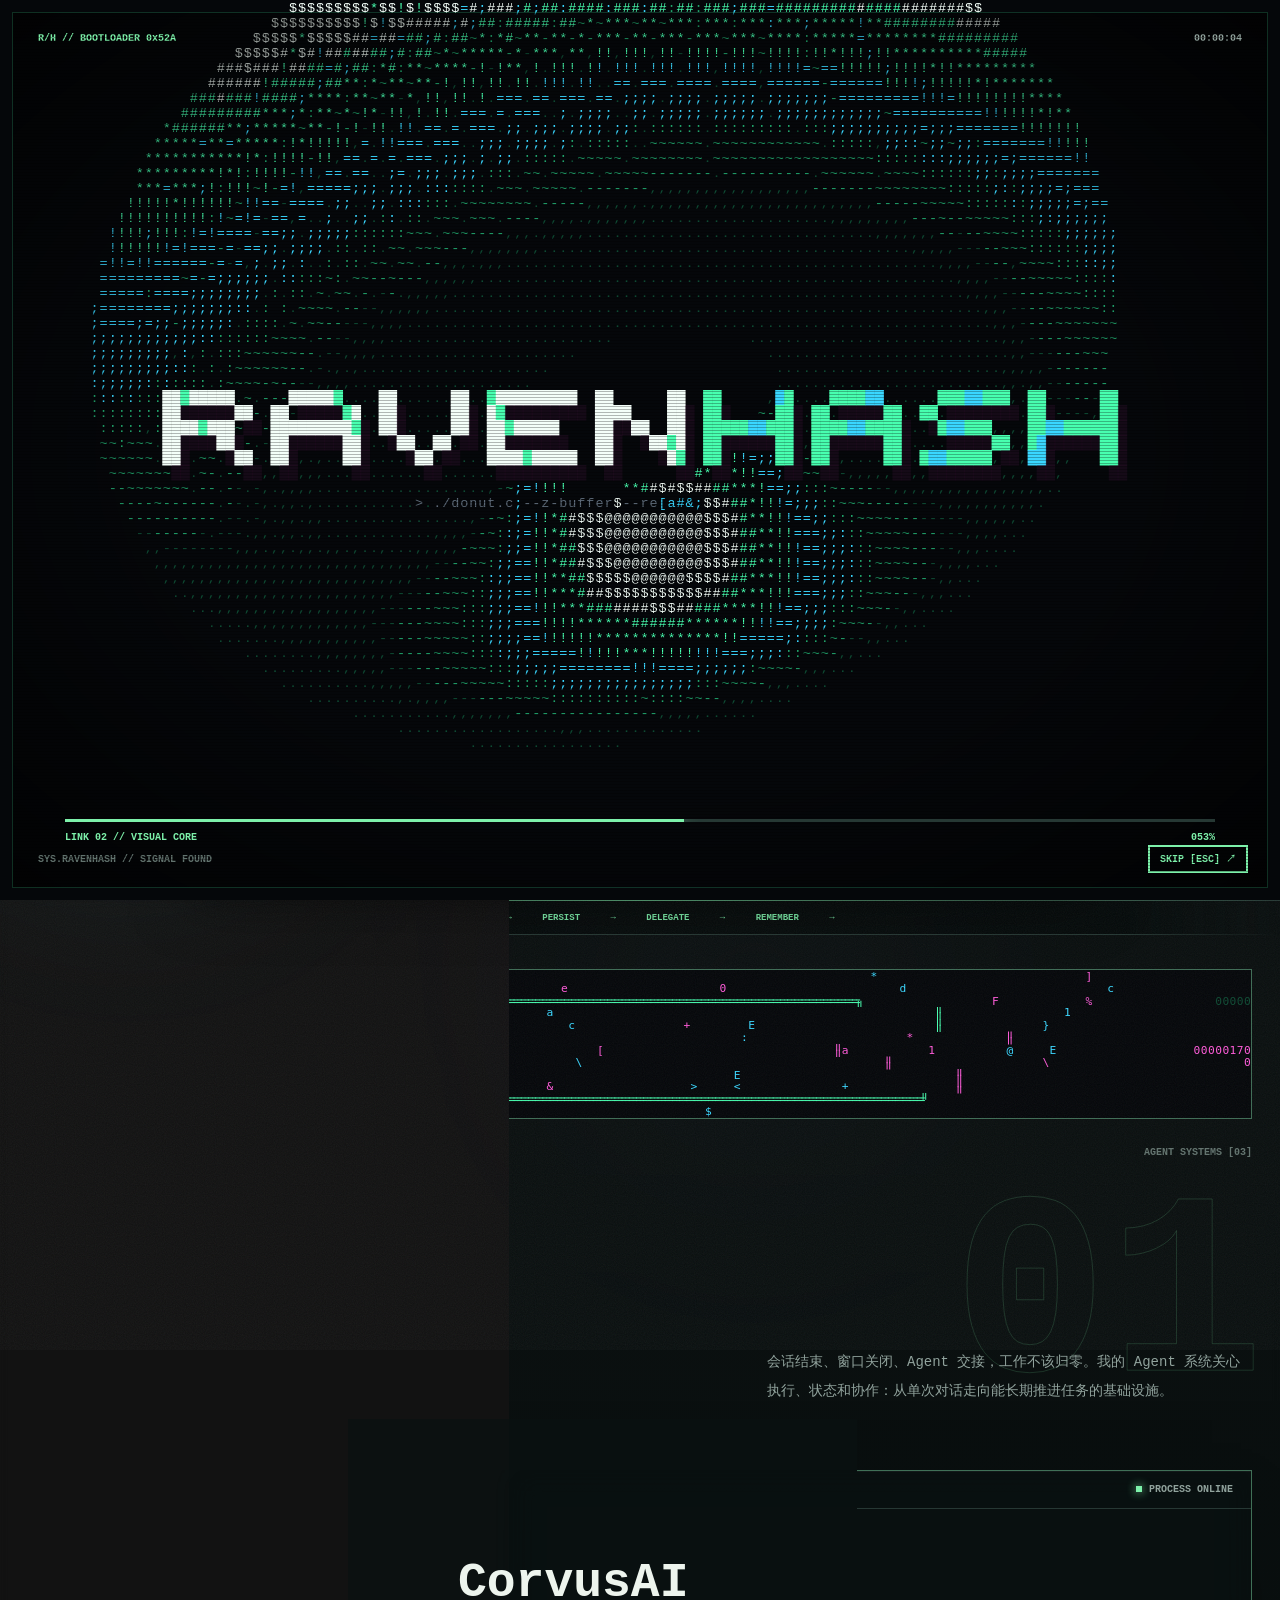
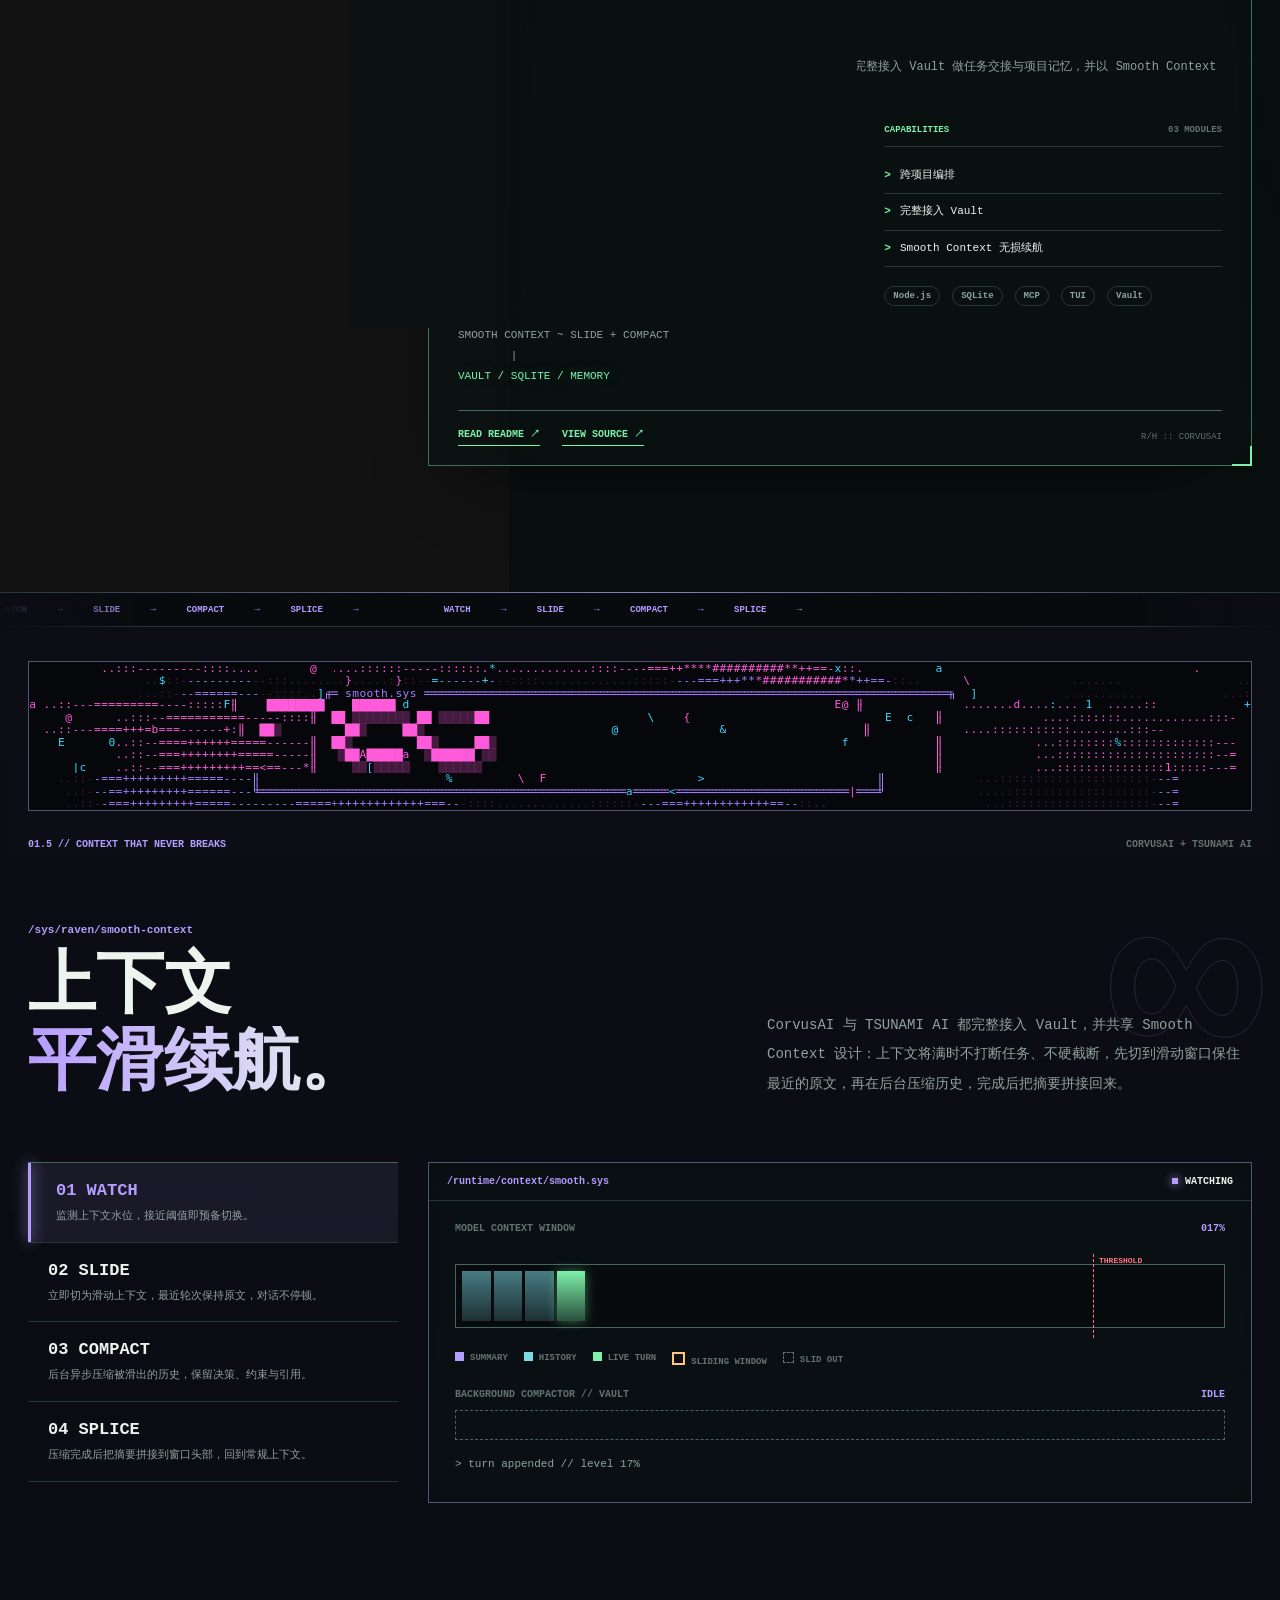
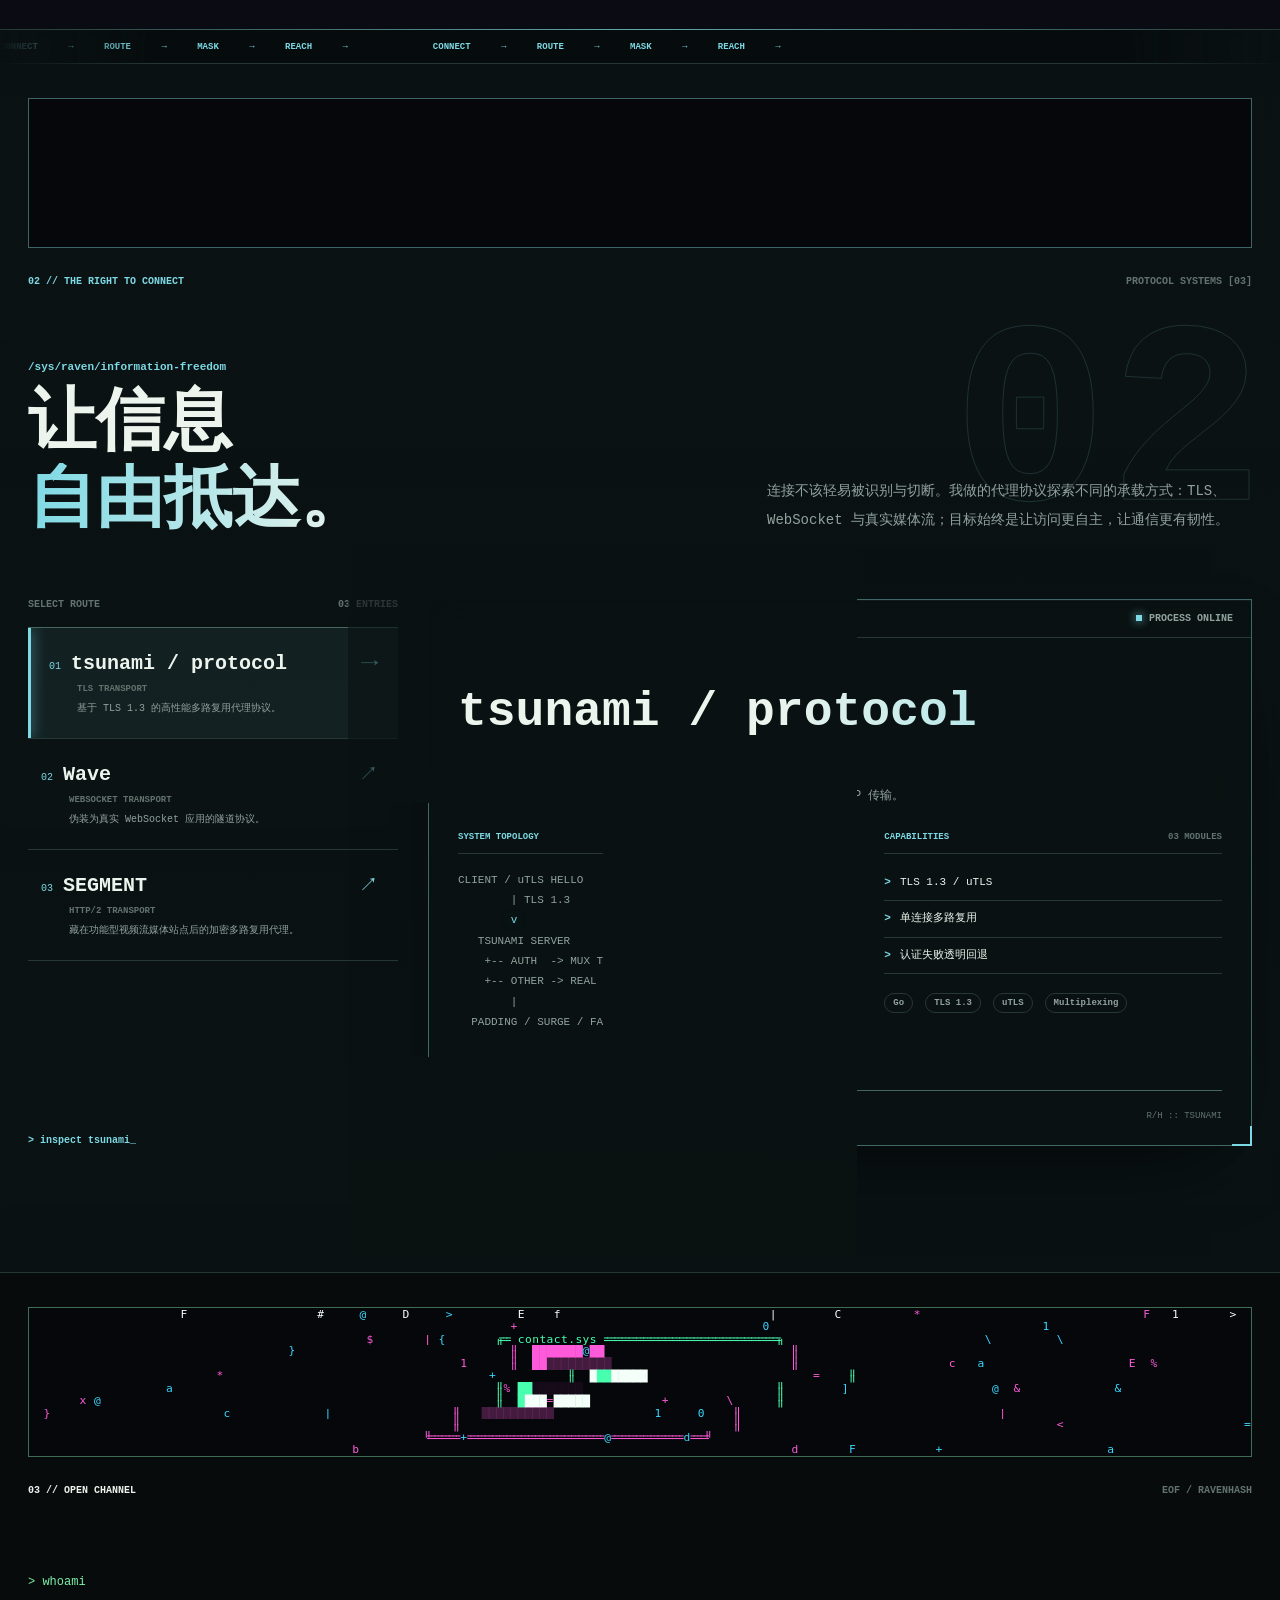
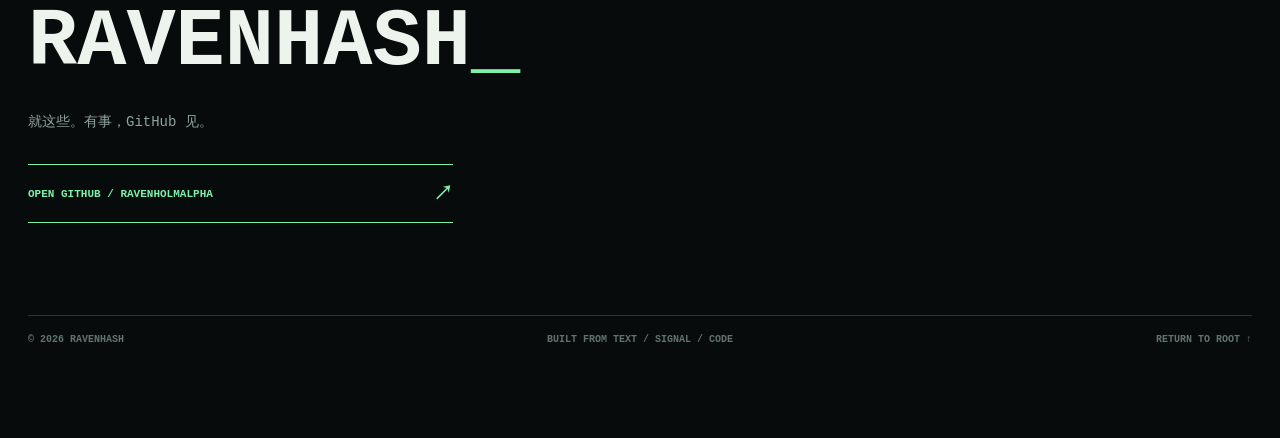
<file: index.html>
<!doctype html>
<html lang="zh-CN">
<head>
  <meta charset="utf-8">
  <meta name="viewport" content="width=device-width, initial-scale=1">
  <meta name="theme-color" content="#070b0c">
  <meta name="description" content="RavenHASH 的个人终端：持续工作的 AI Agent，与通向信息自由的代理协议。">
  <title>RavenHASH // Operator Terminal</title>
  <link rel="icon" href="./favicon.svg" type="image/svg+xml">
  <link rel="stylesheet" href="./styles.css">
  <link rel="stylesheet" href="./design.css?v=10">
  <script src="./tui/core.js" defer></script>
  <script src="./tui/draw.js" defer></script>
  <script src="./tui/bg.js" defer></script>
  <script src="./tui/intro.js" defer></script>
  <script src="./tui/hero.js" defer></script>
  <script src="./tui/sections.js" defer></script>
  <script src="./tui/shapes.js" defer></script>
  <script src="./shell.js" defer></script>
  <script src="./site.js" defer></script>
  <script src="./fx.js" defer></script>
  <script src="./console.js" defer></script>
  <script src="./explode.js?v=10" defer></script>
</head>
<body>
  <canvas id="ambient" class="ambient" aria-hidden="true"></canvas>
  <div class="aurora" aria-hidden="true"><i></i><i></i><i></i></div>
  <div class="spotlight" aria-hidden="true"></div>
  <div class="grain" aria-hidden="true"></div>
  <div class="screen-noise" aria-hidden="true"></div>

  <div class="intro intro--tui" id="intro" role="dialog" aria-modal="true" aria-label="RavenHASH 启动动画" data-stage="0">
    <canvas id="intro-field" aria-hidden="true"></canvas>
    <div class="intro-frame">
      <div class="intro-top"><span>R/H // BOOTLOADER 0x52A</span><span id="intro-time">00:00:00</span></div>
      <div class="intro-main">
        <div class="intro-caption"><span id="intro-stage-count">01 / 05</span><span id="intro-phase">INITIALIZING</span></div>
        <p class="intro-command" id="intro-command">&gt; init ravenhash --mode=operator</p>
        <div class="intro-wordmark" data-text="RAVENHASH">RAVEN<span>HASH</span><i>_</i></div>
        <canvas id="intro-donut" aria-hidden="true"></canvas>
        <div class="intro-dual" aria-hidden="true"><span>AI AGENT<br><small>BUILD / RUN / REMEMBER</small></span><span>INFORMATION<br>FREEDOM<small>ROUTE / MASK / REACH</small></span></div>
        <p class="intro-subline" id="intro-line">Locating operator...</p>
      </div>
      <div class="intro-bottom-zone">
        <div class="intro-logs" id="intro-logs" aria-hidden="true"></div>
        <div class="intro-progress-wrap"><div class="intro-progress" aria-hidden="true"><div id="intro-progress"></div></div><div class="intro-readout"><span id="intro-status">LINK 00 // IDENTITY</span><span id="intro-percent">000%</span></div></div>
      </div>
      <div class="intro-bottom"><span>SYS.RAVENHASH // SIGNAL FOUND</span><button id="skip-intro" type="button" title="跳过开场动画">SKIP [ESC] ↗</button></div>
    </div>
  </div>

  <div class="page" id="page">
    <header class="site-header">
      <a class="header-brand" href="#home" aria-label="RavenHASH 首页"><span class="brand-glyph">[R/H]</span><span>RAVENHASH<span class="cursor">_</span></span></a>
      <nav class="header-nav" aria-label="主导航"><a href="#home">00 / HOME</a><a href="#agent">01 / AGENTS</a><a href="#smooth">01.5 / CONTEXT</a><a href="#protocol">02 / FREEDOM</a></nav>
      <div class="header-right"><span class="system-live"><span class="live-dot"></span>ONLINE</span><span id="clock">--:--:--</span><div class="shape-switch"><button type="button" id="shape-toggle" aria-haspopup="menu" aria-expanded="false" aria-controls="shape-menu" aria-label="切换首页图形" title="切换首页图形">◈</button><ul class="shape-menu" id="shape-menu" role="menu" aria-label="首页图形" hidden></ul></div><button type="button" id="explode-toggle" aria-pressed="false" aria-label="3D 拆解视图" title="3D 拆解视图">⧉</button><button type="button" id="replay-intro" aria-label="重播开场动画" title="重播开场动画">↻</button></div>
      <div class="scroll-progress" aria-hidden="true"><i id="scroll-progress"></i></div>
    </header>

    <main>
      <section class="hero hero--center" id="home" aria-labelledby="hero-title">
        <canvas id="hero-tui" class="hero-tui" aria-hidden="true"></canvas>
        <div class="hero-overline"><span>SYS://OPERATOR/IDENTITY</span><span>ROOT ACCESS / GRANTED</span></div>
        <div class="hero-layout">
          <div class="hero-copy">
            <p class="hero-ident"><span class="status-square"></span> OPERATOR: RAVEN <span>//</span> HANDLE: RAVENHASH</p>
            <h1 id="hero-title" data-alt="WHO R U?"><span>RAVEN</span><span>HASH<b class="cursor">_</b></span></h1>
            <p class="hero-creed">写 Agent，也写协议。</p>
            <p class="hero-bio">其余的，都在下面。</p>
            <div class="hero-links"><a href="#agent"><span>01</span> EXPLORE AGENTS <span>↗</span></a><a href="#protocol"><span>02</span> EXPLORE PROTOCOLS <span>↗</span></a></div>
          </div>
          <div class="hero-visual" aria-label="实时旋转的字符图形">
            <div class="visual-top"><span id="shape-title">donut.c // process alive</span><span>PID 0x52A</span></div>
            <div class="donut-stage"><div class="donut-orbit" aria-hidden="true"></div><div class="donut-orbit o2" aria-hidden="true"></div><div class="donut-axis" aria-hidden="true"><span>+</span><span>+</span><span>+</span><span>+</span></div><canvas id="donut" role="img" aria-label="由终端字符组成的旋转甜甜圈"></canvas><div class="donut-coordinate">X: <span id="angle-a">0.00</span><br>Y: <span id="angle-b">0.00</span></div></div>
            <div class="visual-bottom"><span id="shape-note">ASCII TORUS / Z-BUFFER / REALTIME</span><span>▁▃▅▇▅▃▁</span></div>
          </div>
        </div>
        <div class="hero-foot"><span>TERMINAL-NATIVE BY INSTINCT. SYSTEMS-FIRST BY DESIGN.</span><a href="#agent">SCROLL TO ENTER ↓</a></div>
      </section>

      <section class="chapter chapter-agent" id="agent" data-chapter="agent" aria-labelledby="agent-title">
        <div class="chapter-ribbon" aria-hidden="true"><span>RUN → PERSIST → DELEGATE → REMEMBER →</span><span>RUN → PERSIST → DELEGATE → REMEMBER →</span></div>
        <div class="chapter-inner">
          <canvas class="tui-banner" data-scene="agent" data-label="AGENTS" data-sub="> mount agent://corvusai  agent://tsunami-ai  agent://vault" aria-hidden="true"></canvas><div class="section-index"><span>01 // INTELLIGENCE THAT STAYS</span><span>AGENT SYSTEMS [03]</span></div>
          <div class="chapter-heading" data-num="01"><div><p class="section-kicker">/sys/raven/agent-systems</p><h2 id="agent-title">让智能体<br><em>继续工作。</em></h2></div><p>会话结束、窗口关闭、Agent 交接，工作不该归零。我的 Agent 系统关心执行、状态和协作：从单次对话走向能长期推进任务的基础设施。</p></div>
          <div class="chapter-workspace"><div class="project-nav"><div class="project-nav-head"><span>SELECT PROCESS</span><span>03 ENTRIES</span></div><div class="project-tabs" id="agent-tabs" role="tablist" aria-label="AI Agent 项目"></div><div class="project-nav-foot">&gt; inspect corvusai<span class="cursor">_</span></div></div><div class="project-console" id="agent-console" role="tabpanel" aria-live="polite"></div></div>
        </div>
      </section>

      <section class="chapter chapter-smooth" id="smooth" data-chapter="smooth" aria-labelledby="smooth-title">
        <div class="chapter-ribbon" aria-hidden="true"><span>WATCH → SLIDE → COMPACT → SPLICE →</span><span>WATCH → SLIDE → COMPACT → SPLICE →</span></div>
        <div class="chapter-inner">
          <canvas class="tui-banner" data-scene="smooth" data-label="CONTEXT" data-sub="> watch -> slide -> compact -> splice" aria-hidden="true"></canvas><div class="section-index"><span>01.5 // CONTEXT THAT NEVER BREAKS</span><span>CORVUSAI + TSUNAMI AI</span></div>
          <div class="chapter-heading" data-num="∞"><div><p class="section-kicker">/sys/raven/smooth-context</p><h2 id="smooth-title">上下文<br><em>平滑续航。</em></h2></div><p>CorvusAI 与 TSUNAMI AI 都完整接入 Vault，并共享 Smooth Context 设计：上下文将满时不打断任务、不硬截断，先切到滑动窗口保住最近的原文，再在后台压缩历史，完成后把摘要拼接回来。</p></div>
          <div class="smooth-lab">
            <ol class="smooth-steps" id="smooth-steps">
              <li data-step="0"><b>01 WATCH</b><span>监测上下文水位，接近阈值即预备切换。</span></li>
              <li data-step="1"><b>02 SLIDE</b><span>立即切为滑动上下文，最近轮次保持原文，对话不停顿。</span></li>
              <li data-step="2"><b>03 COMPACT</b><span>后台异步压缩被滑出的历史，保留决策、约束与引用。</span></li>
              <li data-step="3"><b>04 SPLICE</b><span>压缩完成后把摘要拼接到窗口头部，回到常规上下文。</span></li>
            </ol>
            <div class="smooth-panel" role="img" aria-label="Smooth Context 过程演示：水位上升、滑动窗口、后台压缩、摘要拼接">
              <div class="console-bar"><span>/runtime/context/smooth.sys</span><span><i></i><b id="smooth-mode">WATCHING</b></span></div>
              <div class="smooth-body">
                <div class="smooth-meter-head"><span>MODEL CONTEXT WINDOW</span><span id="smooth-level">000%</span></div>
                <div class="smooth-window" id="smooth-window"><div class="smooth-frame"><span>SLIDING WINDOW</span></div><div class="smooth-threshold"><span>THRESHOLD</span></div></div>
                <div class="smooth-legend"><span class="k-sum">SUMMARY</span><span class="k-hist">HISTORY</span><span class="k-live">LIVE TURN</span><span class="k-win">SLIDING WINDOW</span><span class="k-out">SLID OUT</span></div>
                <div class="smooth-meter-head"><span>BACKGROUND COMPACTOR // VAULT</span><span id="smooth-job">IDLE</span></div>
                <div class="smooth-lane" id="smooth-lane"></div>
                <p class="smooth-log" id="smooth-log">&gt; context.watch()</p>
              </div>
            </div>
          </div>
        </div>
      </section>

      <section class="chapter chapter-protocol" id="protocol" data-chapter="protocol" aria-labelledby="protocol-title">
        <div class="chapter-ribbon" aria-hidden="true"><span>CONNECT → ROUTE → MASK → REACH →</span><span>CONNECT → ROUTE → MASK → REACH →</span></div>
        <div class="chapter-inner">
          <canvas class="tui-banner" data-scene="protocol" data-label="FREEDOM" data-sub="> route tsunami://  wave://  segment://" aria-hidden="true"></canvas><div class="section-index"><span>02 // THE RIGHT TO CONNECT</span><span>PROTOCOL SYSTEMS [03]</span></div>
          <div class="chapter-heading" data-num="02"><div><p class="section-kicker">/sys/raven/information-freedom</p><h2 id="protocol-title">让信息<br><em>自由抵达。</em></h2></div><p>连接不该轻易被识别与切断。我做的代理协议探索不同的承载方式：TLS、WebSocket 与真实媒体流；目标始终是让访问更自主，让通信更有韧性。</p></div>
          <div class="chapter-workspace"><div class="project-nav"><div class="project-nav-head"><span>SELECT ROUTE</span><span>03 ENTRIES</span></div><div class="project-tabs" id="protocol-tabs" role="tablist" aria-label="代理协议项目"></div><div class="project-nav-foot">&gt; inspect tsunami<span class="cursor">_</span></div></div><div class="project-console" id="protocol-console" role="tabpanel" aria-live="polite"></div></div>
        </div>
      </section>

      <section class="closing" id="contact" aria-labelledby="closing-title"><div class="closing-inner"><canvas class="tui-banner" data-scene="contact" data-label="EOF" data-sub="> process exited with code 0" aria-hidden="true"></canvas><div class="section-index"><span>03 // OPEN CHANNEL</span><span>EOF / RAVENHASH</span></div><div class="closing-body"><p class="closing-prompt">&gt; whoami</p><h2 id="closing-title">RAVENHASH<span class="cursor">_</span></h2><p>就这些。有事，GitHub 见。</p><a href="https://github.com/RavenholmAlpha" target="_blank" rel="noopener noreferrer" class="github-link"><span>OPEN GITHUB / RAVENHOLMALPHA</span><span>↗</span></a></div><footer><span>© <span id="year">2026</span> RAVENHASH</span><span>BUILT FROM TEXT / SIGNAL / CODE</span><a href="#home">RETURN TO ROOT ↑</a></footer></div></section>
    </main>
  </div>

  <aside class="shell-dock" aria-label="交互式 Shell"><div class="shell-output" id="shell-output" hidden><div class="shell-output-head"><span>RAVENHASH://SHELL</span><button type="button" id="close-output" aria-label="收起输出" title="收起 Shell 输出">×</button></div><div class="shell-lines" id="shell-lines" role="log" aria-live="polite"></div></div><form class="shell-form" id="shell-form" autocomplete="off"><button type="button" class="shell-toggle" id="toggle-shell" title="展开 Shell 输出" aria-label="展开 Shell 输出" aria-expanded="false">▣</button><label for="shell-input" class="shell-prompt">guest@raven<span>:</span>~$</label><input id="shell-input" name="command" type="text" placeholder="help / ls / inspect wave" spellcheck="false" aria-label="输入 Shell 命令"><button class="shell-submit" type="submit" title="执行命令" aria-label="执行命令">↵</button></form></aside>
</body>
</html>
</file>
<file: styles.css>
:root {
  color-scheme: dark;
  --bg: #070b0c;
  --ink: #edf4ed;
  --muted: #91a39d;
  --dim: #62736e;
  --line: #263834;
  --line-strong: #45665a;
  --accent: #7df1aa;
  --cyan: #7dd9e4;
  --amber: #ffc77c;
  --red: #ff7680;
  --font: "Cascadia Code", "JetBrains Mono", "SFMono-Regular", Consolas, "Microsoft YaHei", monospace;
  font-family: var(--font);
}
:root[data-theme="amber"] { --accent: #ffc77c; --line-strong: #806546; }
:root[data-theme="ice"] { --accent: #8de5ed; --line-strong: #4c7e81; }
* { box-sizing: border-box; }
html { scroll-behavior: smooth; }
body { min-width: 320px; margin: 0; overflow-x: hidden; background: var(--bg); color: var(--ink); }
button, input { font: inherit; }
button { cursor: pointer; }
a { color: inherit; text-decoration: none; }
a:focus-visible, button:focus-visible, input:focus-visible { outline: 2px solid var(--accent); outline-offset: 4px; }
::selection { color: var(--bg); background: var(--accent); }
[hidden] { display: none !important; }
.ambient { position: fixed; inset: 0; z-index: 0; width: 100%; height: 100%; pointer-events: none; opacity: .66; }
.screen-noise { position: fixed; inset: 0; z-index: 70; pointer-events: none; opacity: .13; background: repeating-linear-gradient(0deg, transparent 0 2px, #000 2px 3px); }
.page { position: relative; z-index: 1; }
.cursor { color: var(--accent); font-weight: 400; animation: cursor 1s steps(1) infinite; }
.live-dot, .status-square { display: inline-block; width: 7px; height: 7px; background: var(--accent); box-shadow: 0 0 15px var(--accent); animation: live 2s ease-in-out infinite; }

.site-header { position: sticky; top: 0; z-index: 30; height: 62px; padding: 0 max(28px, calc((100vw - 1490px)/2)); display: grid; grid-template-columns: 1fr auto 1fr; align-items: center; border-bottom: 1px solid var(--line); background: rgba(7, 11, 12, .94); backdrop-filter: blur(18px); font-size: 11px; font-weight: 800; }
.header-brand { display: inline-flex; width: max-content; align-items: center; gap: 13px; white-space: nowrap; }
.brand-glyph { color: var(--accent); font-size: 15px; }
.header-nav { display: flex; align-items: center; gap: 33px; color: var(--muted); }
.header-nav a:hover, .header-nav a:focus-visible { color: var(--accent); }
.header-right { justify-self: end; display: flex; align-items: center; gap: 20px; color: var(--muted); white-space: nowrap; }
.system-live { display: inline-flex; align-items: center; gap: 9px; color: var(--accent); }
#clock { color: var(--ink); font-variant-numeric: tabular-nums; }
#replay-intro { display: grid; place-items: center; width: 30px; height: 30px; border: 1px solid var(--line); background: transparent; color: var(--muted); font-size: 20px; line-height: 1; }
#replay-intro:hover { color: var(--accent); border-color: var(--accent); }

.hero { position: relative; isolation: isolate; display: flex; flex-direction: column; min-height: min(820px, calc(100svh - 98px)); padding: 24px max(28px, calc((100vw - 1490px)/2)) 0; overflow: hidden; background: radial-gradient(ellipse at 80% 44%, rgba(29, 73, 57, .18), transparent 55%); scroll-margin-top: 62px; }
.hero::before { content: ""; position: absolute; inset: 0; z-index: -1; pointer-events: none; background: repeating-linear-gradient(90deg, transparent 0 95px, rgba(125, 241, 170, .035) 95px 96px); }
.hero::after { content: "01001010 10010101 01010110 11001010 01110001 01011100"; position: absolute; right: 1%; top: 12%; color: rgba(125, 241, 170, .06); writing-mode: vertical-rl; font-size: 10px; letter-spacing: .6em; pointer-events: none; }
.hero-overline, .hero-foot, .section-index { display: flex; align-items: center; justify-content: space-between; gap: 20px; font-size: 10px; font-weight: 800; }
.hero-overline { color: var(--accent); }
.hero-overline span:last-child, .section-index span:last-child { color: var(--dim); }
.hero-layout { width: 100%; max-width: 1490px; flex: 1; display: grid; grid-template-columns: minmax(0, 1.02fr) minmax(0, .98fr); align-items: center; gap: 2%; margin: 0 auto; padding: 20px 0; }
.hero-copy { position: relative; z-index: 2; padding: 20px 0; }
.hero-ident { display: flex; align-items: center; gap: 9px; margin: 0 0 20px; color: var(--accent); font-size: 11px; font-weight: 800; white-space: nowrap; }
.hero-ident span:not(.status-square) { color: var(--dim); }
.hero h1 { display: flex; flex-direction: column; width: max-content; max-width: 100%; margin: 0; font-size: 112px; line-height: .88; font-weight: 900; letter-spacing: 0; white-space: nowrap; }
.hero h1 > span:last-child { color: var(--accent); text-shadow: 0 0 34px rgba(125, 241, 170, .17); }
.hero-creed { margin: 30px 0 0; font-size: 21px; line-height: 1.7; font-weight: 750; }
.hero-bio { max-width: 620px; margin: 24px 0 0; color: var(--muted); font-size: 13px; line-height: 1.9; }
.hero-links { display: flex; flex-wrap: wrap; gap: 10px; margin-top: 32px; }
.hero-links a { display: flex; justify-content: space-between; align-items: center; gap: 18px; min-width: 215px; padding: 13px 14px; border: 1px solid var(--line-strong); color: var(--ink); background: rgba(12, 21, 18, .85); font-size: 11px; font-weight: 800; transition: border-color .2s, background .2s, transform .2s; }
.hero-links a:first-child { border-color: var(--accent); background: var(--accent); color: #05100b; }
.hero-links a:hover { transform: translateY(-4px); border-color: var(--accent); }
.hero-links a span:first-child { opacity: .54; }
.hero-links a span:last-child { margin-left: auto; font-size: 16px; }
.hero-visual { position: relative; width: 100%; min-width: 0; max-width: 725px; justify-self: end; }
.visual-top, .visual-bottom { display: flex; justify-content: space-between; gap: 12px; color: var(--dim); font-size: 10px; font-weight: 800; white-space: nowrap; }
.visual-top span:first-child { color: var(--accent); }
.visual-bottom { padding-top: 12px; border-top: 1px solid var(--line); }
.visual-bottom span:last-child { color: var(--cyan); font-size: 15px; line-height: .7; }
.donut-stage { position: relative; width: 100%; aspect-ratio: 1.42; max-height: 510px; }
.donut-stage::before { content: ""; position: absolute; inset: 11% 8%; border: 1px dashed rgba(125, 241, 170, .15); pointer-events: none; }
.donut-stage::after { content: "Z-BUFFER  //  ACTIVE"; position: absolute; bottom: 5%; left: 0; color: var(--dim); font-size: 9px; }
#donut { display: block; width: 100%; height: 100%; }
.donut-axis { position: absolute; inset: 0; pointer-events: none; color: var(--line-strong); font-size: 17px; }
.donut-axis span { position: absolute; }
.donut-axis span:nth-child(1) { top: 9%; left: 6%; }.donut-axis span:nth-child(2) { top: 9%; right: 6%; }.donut-axis span:nth-child(3) { bottom: 9%; left: 6%; }.donut-axis span:nth-child(4) { bottom: 9%; right: 6%; }
.donut-coordinate { position: absolute; right: 0; top: 43%; color: var(--cyan); font-size: 10px; line-height: 1.9; font-variant-numeric: tabular-nums; }
.hero-foot { width: 100%; max-width: 1490px; min-height: 55px; margin: 0 auto; border-top: 1px solid var(--line); color: var(--dim); }
.hero-foot a { color: var(--accent); }
.hero-foot a:hover { text-decoration: underline; }

.chapter { --chapter-color: var(--accent); position: relative; padding-bottom: 126px; scroll-margin-top: 62px; border-top: 1px solid var(--line); background: rgba(8, 15, 15, .93); }
.chapter-protocol { --chapter-color: var(--cyan); background: rgba(9, 18, 20, .94); }
.chapter-ribbon { height: 34px; display: flex; gap: 85px; align-items: center; overflow: hidden; border-bottom: 1px solid var(--line); color: var(--chapter-color); background: rgba(6, 12, 12, .65); font-size: 9px; font-weight: 800; white-space: nowrap; }
.chapter-ribbon span { flex: 0 0 auto; word-spacing: 25px; animation: ribbon 20s linear infinite; }
.chapter-inner { max-width: 1490px; margin: 0 auto; padding: 34px 28px 0; }
.section-index { color: var(--chapter-color); }
.chapter-heading { display: flex; justify-content: space-between; align-items: end; gap: 48px; margin: 74px 0 58px; }
.section-kicker { margin: 0 0 14px; color: var(--chapter-color); font-size: 11px; font-weight: 800; }
.chapter-heading h2 { margin: 0; font-size: 68px; line-height: 1.13; font-weight: 900; letter-spacing: 0; }
.chapter-heading h2 em { color: var(--chapter-color); font-style: normal; }
.chapter-heading > p { max-width: 485px; margin: 0 0 5px; color: var(--muted); font-size: 14px; line-height: 2.1; }
.chapter-workspace { display: grid; grid-template-columns: 370px minmax(0, 1fr); gap: 30px; align-items: stretch; }
.project-nav { display: flex; flex-direction: column; min-width: 0; }
.project-nav-head, .project-nav-foot { display: flex; justify-content: space-between; gap: 10px; color: var(--dim); font-size: 10px; font-weight: 800; }
.project-nav-head { margin: 0 0 17px; }
.project-nav-foot { margin-top: auto; padding-top: 18px; color: var(--chapter-color); }
.project-tabs { border-top: 1px solid var(--line-strong); }
.project-tab { position: relative; display: block; width: 100%; min-height: 111px; padding: 18px 20px 16px 13px; border: 0; border-bottom: 1px solid var(--line); background: transparent; color: var(--ink); text-align: left; transition: background .25s, padding-left .25s; }
.project-tab:hover, .project-tab[aria-selected="true"] { background: color-mix(in srgb, var(--chapter-color) 7%, transparent); padding-left: 21px; }
.project-tab[aria-selected="true"]::before { content: ""; position: absolute; top: 0; bottom: 0; left: 0; width: 3px; background: var(--chapter-color); box-shadow: 0 0 13px var(--chapter-color); }
.project-tab-line { display: flex; align-items: baseline; justify-content: space-between; gap: 10px; }
.project-tab-index { color: var(--chapter-color); font-size: 10px; }
.project-tab-name { flex: 1; font-size: 20px; font-weight: 800; overflow-wrap: anywhere; }
.project-tab-arrow { color: var(--chapter-color); font-size: 19px; transition: transform .25s; }
.project-tab[aria-selected="true"] .project-tab-arrow { transform: rotate(45deg); }
.project-tab-kind { display: block; margin: 8px 0 0 28px; color: var(--dim); font-size: 9px; font-weight: 800; }
.project-tab-summary { display: block; margin: 7px 0 0 28px; color: var(--muted); font-size: 10px; line-height: 1.6; }
.project-console { min-width: 0; min-height: 520px; border: 1px solid var(--line-strong); background: rgba(7, 13, 13, .78); box-shadow: inset 0 0 90px rgba(0, 0, 0, .18); }
.project-console.swap { animation: console-in .35s both; }
.console-bar { display: flex; justify-content: space-between; gap: 12px; padding: 13px 18px; border-bottom: 1px solid var(--line); color: var(--chapter-color); font-size: 10px; font-weight: 800; }
.console-bar span:last-child { color: var(--muted); white-space: nowrap; }
.console-bar i { display: inline-block; width: 6px; height: 6px; margin-right: 7px; background: var(--chapter-color); box-shadow: 0 0 10px var(--chapter-color); animation: live 2s infinite; }
.console-main { padding: 25px 29px 0; }
.console-eyebrow { margin: 0 0 12px; color: var(--chapter-color); font-size: 10px; font-weight: 800; }
.console-title { margin: 0; font-size: 48px; line-height: 1.1; font-weight: 900; overflow-wrap: anywhere; }
.console-summary { margin: 13px 0 0; color: var(--ink); font-size: 14px; line-height: 1.7; }
.console-detail { max-width: 800px; margin: 10px 0 0; color: var(--muted); font-size: 12px; line-height: 1.85; }
.console-lower { display: grid; grid-template-columns: minmax(0, 1.08fr) minmax(205px, .92fr); gap: 30px; padding: 24px 29px 24px; }
.console-col-title { display: flex; justify-content: space-between; gap: 10px; padding-bottom: 11px; border-bottom: 1px solid var(--line); color: var(--chapter-color); font-size: 9px; font-weight: 800; }
.console-col-title span:last-child { color: var(--dim); }
.console-diagram { min-height: 196px; overflow-x: auto; margin: 16px 0 0; font: 11px/1.85 var(--font); color: var(--muted); scrollbar-color: var(--line-strong) transparent; }
.diagram-line { display: block; width: max-content; white-space: pre; transition: color .2s, text-shadow .2s; }
.diagram-line.is-hot { color: var(--chapter-color); text-shadow: 0 0 13px color-mix(in srgb, var(--chapter-color) 35%, transparent); }
.console-facts { padding: 0; margin: 11px 0 0; list-style: none; }
.console-facts li { display: flex; align-items: baseline; gap: 9px; padding: 9px 0; border-bottom: 1px solid var(--line); color: var(--ink); font-size: 11px; line-height: 1.6; }
.console-facts li::before { content: ">"; color: var(--chapter-color); font-weight: 800; }
.console-stack { display: flex; flex-wrap: wrap; gap: 6px 12px; margin: 19px 0 0; color: var(--dim); font-size: 9px; font-weight: 800; }
.console-stack span::before { content: "+ "; color: var(--chapter-color); }
.console-footer { display: flex; flex-wrap: wrap; gap: 22px; align-items: center; margin: 0 29px; padding: 16px 0 19px; border-top: 1px solid var(--line-strong); }
.console-footer a { color: var(--chapter-color); font-size: 10px; font-weight: 800; border-bottom: 1px solid currentColor; padding-bottom: 4px; }
.console-footer a:hover { color: var(--ink); }
.console-footer .console-index { margin-left: auto; color: var(--dim); font-size: 9px; }
.chapter-heading.reveal, .chapter-workspace.reveal { opacity: 0; transform: translateY(28px); transition: opacity .7s, transform .7s; }
.chapter-heading.reveal.visible, .chapter-workspace.reveal.visible { opacity: 1; transform: translateY(0); }
.chapter-workspace.reveal { transition-delay: .1s; }

.closing { min-height: 490px; padding: 34px 28px 100px; border-top: 1px solid var(--line); background: rgba(7, 11, 12, .92); scroll-margin-top: 62px; }
.closing-inner { max-width: 1434px; margin: 0 auto; }
.closing-body { padding: 79px 0 92px; }
.closing-prompt { margin: 0 0 13px; color: var(--accent); font-size: 12px; }
.closing h2 { width: max-content; max-width: 100%; margin: 0; font-size: 82px; line-height: 1; font-weight: 900; overflow-wrap: anywhere; }
.closing-body > p:not(.closing-prompt) { margin: 25px 0 0; color: var(--muted); font-size: 14px; line-height: 1.9; }
.closing-body .closing-manifesto { max-width: 630px; margin-top: 15px; color: var(--dim); font-size: 12px; line-height: 1.9; }
.github-link { display: flex; justify-content: space-between; align-items: center; gap: 25px; width: min(100%, 425px); margin-top: 29px; padding: 15px 0; border-top: 1px solid var(--accent); border-bottom: 1px solid var(--accent); color: var(--accent); font-size: 11px; font-weight: 800; transition: padding .25s, color .25s; }
.github-link:hover { padding-left: 10px; color: var(--ink); }
.github-link span:last-child { font-size: 20px; }
.closing footer { display: flex; justify-content: space-between; gap: 20px; padding-top: 18px; border-top: 1px solid var(--line); color: var(--dim); font-size: 10px; font-weight: 800; }
.closing footer a:hover { color: var(--accent); }

.shell-dock { position: fixed; z-index: 40; left: 50%; bottom: 16px; width: min(900px, calc(100% - 34px)); transform: translateX(-50%); filter: drop-shadow(0 15px 28px rgba(0, 0, 0, .55)); }
.shell-form { display: flex; align-items: center; gap: 13px; height: 57px; padding: 0 10px; border: 1px solid var(--line-strong); background: rgba(8, 17, 16, .97); backdrop-filter: blur(18px); }
.shell-toggle, .shell-submit { display: grid; place-items: center; flex: 0 0 34px; width: 34px; height: 34px; border: 0; background: transparent; color: var(--accent); font-size: 21px; line-height: 1; }
.shell-toggle:hover, .shell-submit:hover { color: var(--bg); background: var(--accent); }
.shell-prompt { flex: 0 0 auto; color: var(--accent); font-size: 12px; font-weight: 800; white-space: nowrap; }
.shell-prompt span { color: var(--muted); }
#shell-input { min-width: 0; flex: 1; border: 0; outline: 0; background: transparent; color: var(--ink); font-size: 12px; caret-color: var(--accent); }
#shell-input::placeholder { color: var(--dim); }
.shell-output { max-height: min(330px, 46svh); overflow: hidden; border: 1px solid var(--line-strong); border-bottom: 0; background: rgba(8, 17, 16, .99); }
.shell-output-head { display: flex; align-items: center; justify-content: space-between; height: 37px; padding: 0 15px; border-bottom: 1px solid var(--line); color: var(--accent); font-size: 10px; font-weight: 800; }
.shell-output-head button { border: 0; background: transparent; color: var(--muted); font-size: 20px; }
.shell-output-head button:hover { color: var(--ink); }
.shell-lines { min-height: 70px; max-height: calc(min(330px, 46svh) - 38px); padding: 13px 16px 16px; overflow-y: auto; scrollbar-color: var(--line-strong) transparent; }
.shell-line { min-height: 20px; color: var(--muted); font-size: 11px; line-height: 1.7; white-space: pre-wrap; overflow-wrap: anywhere; }
.shell-line.command { color: var(--accent); }.shell-line.error { color: var(--red); }

.intro { position: fixed; inset: 0; z-index: 100; overflow: hidden; background: #030809; transition: opacity .5s ease, visibility .5s ease; }
.intro.done { opacity: 0; visibility: hidden; pointer-events: none; }
#intro-field { position: absolute; inset: 0; width: 100%; height: 100%; opacity: .9; }
.intro::before { content: ""; position: absolute; inset: 0; background: repeating-linear-gradient(90deg, transparent 0 75px, rgba(125, 241, 170, .07) 75px 76px), repeating-linear-gradient(0deg, transparent 0 75px, rgba(125, 241, 170, .07) 75px 76px); opacity: .4; transform: perspective(700px) rotateX(23deg) scale(1.4); }
.intro::after { content: ""; position: absolute; inset: -25%; pointer-events: none; background: linear-gradient(180deg, transparent 43%, rgba(125, 241, 170, .09) 50%, transparent 57%); animation: intro-scan 2s linear infinite; }
.intro-frame { position: relative; z-index: 1; display: flex; flex-direction: column; justify-content: space-between; height: calc(100% - 24px); margin: 12px; padding: 20px 25px; border: 1px solid rgba(125, 241, 170, .24); }
.intro-top, .intro-bottom { display: flex; justify-content: space-between; gap: 15px; color: var(--accent); font-size: 10px; font-weight: 800; }
.intro-top span:last-child { color: var(--muted); font-variant-numeric: tabular-nums; }
.intro-main { position: relative; display: flex; flex-direction: column; justify-content: center; width: min(100%, 1150px); min-height: 370px; margin: auto; }
.intro-caption { display: flex; gap: 19px; color: var(--accent); font-size: 11px; font-weight: 800; }
.intro-caption span:first-child { color: var(--dim); }
.intro-command { margin: 29px 0 12px; color: var(--cyan); font-size: 14px; }
.intro-wordmark { position: relative; width: max-content; max-width: 100%; font-size: 102px; line-height: 1; font-weight: 900; white-space: nowrap; text-shadow: 0 0 40px rgba(125, 241, 170, .25); clip-path: inset(0 100% 0 0); transition: opacity .4s, transform .5s; }
.intro-wordmark span, .intro-wordmark i { color: var(--accent); font-style: normal; }
.intro-wordmark i { animation: cursor .6s steps(1) infinite; }
.intro.glitch .intro-wordmark::before, .intro.glitch .intro-wordmark::after { content: attr(data-text); position: absolute; inset: 0; pointer-events: none; }
.intro.glitch .intro-wordmark::before { color: var(--red); clip-path: inset(25% 0 59% 0); transform: translate(-8px, 0); }
.intro.glitch .intro-wordmark::after { color: var(--cyan); clip-path: inset(65% 0 12% 0); transform: translate(8px, 0); }
.intro-subline { min-height: 35px; margin: 27px 0 0; color: var(--muted); font-size: 14px; transition: color .2s, font-size .3s; }
#intro-donut { position: absolute; left: 50%; top: 50%; width: min(100%, 780px); height: min(44svh, 440px); transform: translate(-50%, -50%); opacity: 0; pointer-events: none; transition: opacity .3s; }
.intro-dual { position: absolute; inset: 25% 0 auto; display: grid; grid-template-columns: 1fr 1fr; gap: 40px; color: var(--accent); font-size: 47px; line-height: 1.08; font-weight: 900; opacity: 0; transform: translateY(30px); transition: opacity .35s, transform .45s; }
.intro-dual > span:last-child { color: var(--cyan); }
.intro-dual small { display: block; margin-top: 20px; color: var(--dim); font-size: 11px; font-weight: 700; }
.intro[data-stage="2"] .intro-wordmark, .intro[data-stage="3"] .intro-wordmark { opacity: 0; transform: scale(.92); }
.intro[data-stage="2"] .intro-caption, .intro[data-stage="2"] .intro-command, .intro[data-stage="2"] .intro-subline,
.intro[data-stage="3"] .intro-command, .intro[data-stage="3"] .intro-subline { opacity: 0; }
.intro[data-stage="2"] #intro-donut { opacity: 1; }
.intro[data-stage="3"] #intro-donut { opacity: .2; }
.intro[data-stage="3"] .intro-dual { opacity: 1; transform: translateY(0); }
.intro[data-stage="4"] .intro-wordmark { opacity: 1; }
.intro[data-stage="4"] .intro-subline { color: var(--accent); font-size: 19px; }
.intro-bottom-zone { width: min(100%, 1150px); margin: 0 auto 38px; }
.intro-logs { min-height: 91px; color: var(--muted); font-size: 10px; line-height: 1.6; white-space: pre-line; }
.intro-progress-wrap { margin-top: 18px; }
.intro-progress { height: 3px; overflow: hidden; background: var(--line); }
.intro-progress > div { height: 100%; width: 0; background: var(--accent); box-shadow: 0 0 18px var(--accent); }
.intro-readout { display: flex; justify-content: space-between; margin-top: 10px; color: var(--accent); font-size: 10px; font-weight: 800; }
.intro-bottom { align-items: center; color: var(--dim); }
.intro-bottom button { border: 0; background: transparent; color: var(--accent); font-size: 10px; font-weight: 800; }
.intro-bottom button:hover { color: var(--ink); }
@keyframes cursor { 50% { opacity: 0; } }
@keyframes live { 50% { opacity: .35; box-shadow: 0 0 3px currentColor; } }
@keyframes ribbon { to { transform: translateX(-100%); } }
@keyframes console-in { from { opacity: .45; transform: translateY(8px); } to { opacity: 1; transform: translateY(0); } }
@keyframes intro-scan { from { transform: translateY(-55%); } to { transform: translateY(55%); } }

@media (max-width: 1150px) {
  .hero h1 { font-size: 88px; }
  .hero-creed { font-size: 18px; }
  .chapter-workspace { grid-template-columns: 310px minmax(0, 1fr); gap: 20px; }
  .chapter-heading h2 { font-size: 60px; }
  .console-lower { gap: 16px; }
  .intro-wordmark { font-size: 82px; }
}
@media (max-height: 800px) and (min-width: 621px) {
  .hero h1 { font-size: 98px; }
  .hero-creed { margin-top: 22px; }
  .hero-bio { margin-top: 16px; }
  .hero-links { margin-top: 23px; }
  .hero-layout { padding-top: 8px; padding-bottom: 8px; }
}
@media (max-width: 900px) {
  .site-header { grid-template-columns: 1fr auto; padding: 0 22px; }
  .header-nav { display: none; }
  .hero { padding-left: 22px; padding-right: 22px; min-height: 690px; }
  .hero-layout { grid-template-columns: 1.08fr .92fr; gap: 0; }
  .hero h1 { font-size: 72px; }
  .hero-creed { font-size: 16px; }
  .hero-bio { font-size: 11px; }
  .hero-links a { min-width: 178px; font-size: 10px; }
  .chapter-inner { padding-left: 22px; padding-right: 22px; }
  .chapter-heading { align-items: start; margin: 55px 0 43px; }
  .chapter-heading h2 { font-size: 50px; }
  .chapter-heading > p { max-width: 320px; font-size: 12px; }
  .chapter-workspace { grid-template-columns: 1fr; }
  .project-nav-foot { display: none; }
  .project-tabs { display: grid; grid-template-columns: repeat(3, minmax(0, 1fr)); }
  .project-tab { min-height: 118px; padding: 15px 12px; border-right: 1px solid var(--line); }
  .project-tab:hover, .project-tab[aria-selected="true"] { padding-left: 12px; }
  .project-tab-name { font-size: 17px; }
  .project-tab-kind, .project-tab-summary { margin-left: 0; }
  .project-tab-index { display: none; }
  .project-console { min-height: 0; }
}
@media (max-width: 620px) {
  .site-header { height: 54px; padding: 0 17px; font-size: 10px; }
  .header-brand { gap: 7px; }
  .brand-glyph { font-size: 12px; }
  .header-right { gap: 10px; }
  .header-right #clock { display: none; }
  .hero { min-height: calc(100svh - 178px); padding: 20px 18px 0; scroll-margin-top: 54px; }
  .hero-overline { font-size: 8px; }
  .hero-overline span:last-child { display: none; }
  .hero-layout { display: block; position: relative; padding: 20px 0 12px; }
  .hero-copy { padding: 20px 0 0; }
  .hero-ident { font-size: 9px; margin-bottom: 15px; gap: 6px; }
  .hero h1 { font-size: 62px; }
  .hero-creed { position: relative; z-index: 2; margin-top: 23px; font-size: 14px; line-height: 1.75; }
  .hero-bio { position: relative; z-index: 2; max-width: 400px; margin-top: 16px; font-size: 11px; line-height: 1.8; }
  .hero-links { position: relative; z-index: 2; gap: 7px; margin-top: 21px; }
  .hero-links a { min-width: 0; flex: 1 1 158px; padding: 11px 8px; gap: 5px; font-size: 9px; }
  .hero-links a span:last-child { font-size: 12px; }
  .hero-visual { position: absolute; top: 385px; right: -35px; width: 285px; opacity: .72; z-index: 1; pointer-events: none; }
  .visual-top, .visual-bottom, .donut-coordinate, .donut-stage::after { display: none; }
  .donut-stage { aspect-ratio: 1; }
  .hero-foot { min-height: 42px; font-size: 8px; }
  .hero-foot span { display: none; }
  .chapter { scroll-margin-top: 54px; padding-bottom: 75px; }
  .chapter-ribbon { height: 27px; font-size: 8px; }
  .chapter-inner { padding: 25px 18px 0; }
  .section-index { font-size: 8px; }
  .chapter-heading { display: block; margin: 50px 0 35px; }
  .chapter-heading h2 { font-size: 44px; }
  .chapter-heading > p { max-width: 480px; margin-top: 21px; font-size: 11px; line-height: 1.85; }
  .project-tabs { display: block; }
  .project-tab { min-height: 75px; padding: 12px; border-right: 0; }
  .project-tab-summary { display: none; }
  .project-tab-name { font-size: 18px; }
  .project-tab-kind { margin-top: 5px; font-size: 8px; }
  .project-console { min-height: 0; }
  .console-bar { padding: 11px 12px; font-size: 8px; }
  .console-main { padding: 19px 16px 0; }
  .console-title { font-size: 34px; }
  .console-summary { font-size: 12px; }
  .console-detail { font-size: 11px; }
  .console-lower { display: block; padding: 20px 16px 18px; }
  .console-diagram { min-height: 0; font-size: 10px; margin-bottom: 20px; }
  .console-facts { margin-bottom: 0; }
  .console-footer { margin: 0 16px; gap: 14px; }
  .console-footer .console-index { display: none; }
  .closing { min-height: 0; padding: 26px 18px 105px; scroll-margin-top: 54px; }
  .closing-body { padding: 68px 0 77px; }
  .closing h2 { font-size: 42px; }
  .closing-body > p:not(.closing-prompt) { font-size: 12px; }
  .github-link { font-size: 9px; }
  .closing footer { flex-wrap: wrap; font-size: 8px; }
  .closing footer span:nth-child(2) { display: none; }
  .shell-dock { bottom: 9px; width: calc(100% - 18px); }
  .shell-form { height: 50px; gap: 6px; padding: 0 6px; }
  .shell-toggle, .shell-submit { flex-basis: 27px; width: 27px; height: 27px; font-size: 18px; }
  .shell-prompt { font-size: 9px; }
  #shell-input { font-size: 10px; }
  .intro-frame { height: calc(100% - 14px); margin: 7px; padding: 15px 12px; }
  .intro-top, .intro-bottom { font-size: 8px; }
  .intro-main { min-height: 290px; }
  .intro-caption { font-size: 9px; }
  .intro-command { font-size: 10px; margin-top: 19px; }
  .intro-wordmark { font-size: 43px; }
  .intro-subline { font-size: 11px; }
  .intro-dual { gap: 10px; font-size: 22px; }
  .intro-dual small { font-size: 7px; margin-top: 12px; }
  .intro-logs { min-height: 76px; font-size: 8px; }
  .intro-bottom-zone { margin-bottom: 23px; }
  .intro[data-stage="4"] .intro-subline { font-size: 13px; }
}
@media (max-width: 380px) {
  .hero h1 { font-size: 53px; }
  .hero-ident { font-size: 8px; }
  .hero-bio { font-size: 10px; }
  .hero-links a { flex-basis: 145px; }
  .intro-wordmark { font-size: 36px; }
  .closing h2 { font-size: 36px; }
}
@media (max-width: 620px) and (max-height: 700px) {
  .hero-visual { top: 150px; right: -105px; opacity: .43; }
}
@media (prefers-reduced-motion: reduce) {
  html { scroll-behavior: auto; }
  *, *::before, *::after { animation-duration: .01ms !important; transition-duration: .01ms !important; }
  .chapter-heading.reveal, .chapter-workspace.reveal { opacity: 1; transform: none; }
}
</file>
<file: design.css>
/* design.css — visual layer on top of styles.css. Donut rendering untouched. */
:root { --glow: color-mix(in srgb, var(--accent) 45%, transparent); --glass: rgba(10, 18, 18, .62); --violet: #b59cff; }
body { background: radial-gradient(120% 80% at 50% -10%, #0c1716 0%, var(--bg) 55%) fixed; }
.aurora { position: fixed; inset: -20%; z-index: 0; pointer-events: none; filter: blur(90px) saturate(130%); opacity: .5; }
.aurora i { position: absolute; width: 46vmax; height: 46vmax; border-radius: 50%; mix-blend-mode: screen; animation: drift 26s ease-in-out infinite alternate; }
.aurora i:nth-child(1) { left: 55%; top: 5%; background: radial-gradient(circle, rgba(125,241,170,.28), transparent 65%); }
.aurora i:nth-child(2) { left: 5%; top: 45%; background: radial-gradient(circle, rgba(125,217,228,.22), transparent 65%); animation-duration: 34s; animation-delay: -9s; }
.aurora i:nth-child(3) { left: 40%; top: 70%; background: radial-gradient(circle, rgba(181,156,255,.16), transparent 65%); animation-duration: 40s; animation-delay: -17s; }
.spotlight { position: fixed; inset: 0; z-index: 2; pointer-events: none; background: radial-gradient(520px circle at var(--mx, 50%) var(--my, 30%), rgba(125,241,170,.06), transparent 60%); transition: opacity .4s; }
.grain { position: fixed; inset: -50%; z-index: 69; pointer-events: none; opacity: .06; background-image: url("data:image/svg+xml,%3Csvg xmlns='http://www.w3.org/2000/svg' width='160' height='160'%3E%3Cfilter id='n'%3E%3CfeTurbulence type='fractalNoise' baseFrequency='.9' numOctaves='2' stitchTiles='stitch'/%3E%3C/filter%3E%3Crect width='100%25' height='100%25' filter='url(%23n)'/%3E%3C/svg%3E"); animation: grain 1.2s steps(6) infinite; }
.screen-noise { opacity: .07; }
.ambient { opacity: .45; mask-image: radial-gradient(ellipse at center, #000 30%, transparent 85%); }

.site-header { background: rgba(7, 11, 12, .55); backdrop-filter: blur(22px) saturate(140%); border-bottom-color: rgba(125,241,170,.12); }
.scroll-progress { position: absolute; left: 0; right: 0; bottom: -1px; height: 1px; }
.scroll-progress i { display: block; height: 100%; width: 100%; transform-origin: 0 50%; transform: scaleX(var(--p, 0)); background: linear-gradient(90deg, var(--accent), var(--cyan), var(--violet)); box-shadow: 0 0 12px var(--glow); }
.header-nav a { position: relative; padding: 6px 0; transition: color .25s; }
.header-nav a::after { content: ""; position: absolute; left: 0; right: 0; bottom: 0; height: 1px; background: currentColor; transform: scaleX(0); transform-origin: right; transition: transform .35s cubic-bezier(.2,.7,.2,1); }
.header-nav a:hover::after, .header-nav a.is-current::after { transform: scaleX(1); transform-origin: left; }
.header-nav a.is-current { color: var(--accent); }

/* Hero */
.hero { background: none; }
.hero::before { background: linear-gradient(rgba(125,241,170,.04) 1px, transparent 1px) 0 0 / 64px 64px, linear-gradient(90deg, rgba(125,241,170,.04) 1px, transparent 1px) 0 0 / 64px 64px; mask-image: radial-gradient(ellipse at 70% 45%, #000 10%, transparent 70%); }
.hero h1 > span:first-child { background: linear-gradient(180deg, #fff 20%, #9fb5ad 110%); -webkit-background-clip: text; background-clip: text; color: transparent; }
.hero h1 > span:last-child { background: linear-gradient(100deg, var(--accent) 0%, var(--cyan) 50%, var(--accent) 100%) 0 0 / 200% 100%; -webkit-background-clip: text; background-clip: text; color: transparent; text-shadow: none; filter: drop-shadow(0 0 28px rgba(125,241,170,.22)); animation: sheen 7s linear infinite; }
.hero h1 .cursor { -webkit-text-fill-color: var(--accent); }
/* Selecting the title hides the gradient face and shows data-alt on top (fx.js) */
.hero h1 { position: relative; }
.hero h1::after { content: attr(data-alt); content: attr(data-alt) / ""; position: absolute; inset: 0; display: flex; align-items: center; justify-content: center; white-space: pre; color: var(--accent); text-shadow: 0 0 28px rgba(125,241,170,.35); pointer-events: none; opacity: 0; transition: opacity .15s; }
.hero h1.is-alt::after { opacity: 1; }
.hero h1.is-alt > span, .hero h1.is-alt .cursor { -webkit-text-fill-color: transparent; background: none; animation: none; }
.hero h1::selection, .hero h1 ::selection { background: rgba(125,241,170,.14); }
@media (max-width: 620px) { .hero--center h1::after { font-size: .58em; } }
.hero-creed { color: var(--accent); letter-spacing: .04em; }
.hero-links a { position: relative; overflow: hidden; backdrop-filter: blur(10px); transition: transform .35s cubic-bezier(.2,.7,.2,1), border-color .25s, box-shadow .35s; }
.hero-links a::before { content: ""; position: absolute; inset: 0; background: linear-gradient(110deg, transparent 30%, rgba(255,255,255,.28) 50%, transparent 70%); transform: translateX(-120%); transition: transform .7s; }
.hero-links a:hover::before { transform: translateX(120%); }
.hero-links a:first-child { box-shadow: 0 10px 40px -10px var(--glow); }
.hero-links a:hover { box-shadow: 0 16px 50px -14px var(--glow); }
/* Donut frame (renderer untouched, only the stage around it) */
.hero-visual { perspective: 1200px; }
.donut-stage { transform-style: preserve-3d; transition: transform .6s cubic-bezier(.2,.7,.2,1); transform: rotateX(var(--ry, 0deg)) rotateY(var(--rx, 0deg)); }
.donut-stage::before { inset: 6% 10%; border: 0; border-radius: 50%; background: radial-gradient(closest-side, rgba(125,241,170,.14), rgba(125,217,228,.05) 55%, transparent 72%); filter: blur(6px); animation: breathe 5s ease-in-out infinite; }
.donut-stage .donut-orbit { position: absolute; inset: 2% 4%; border-radius: 50%; border: 1px solid rgba(125,241,170,.12); pointer-events: none; animation: orbit 24s linear infinite; }
.donut-stage .donut-orbit::before, .donut-stage .donut-orbit::after { content: ""; position: absolute; width: 6px; height: 6px; border-radius: 50%; background: var(--accent); box-shadow: 0 0 14px var(--accent); top: -3px; left: 50%; }
.donut-stage .donut-orbit::after { top: auto; bottom: -3px; background: var(--cyan); box-shadow: 0 0 14px var(--cyan); }
.donut-stage .donut-orbit.o2 { inset: 14% 0; transform: rotate(-18deg); border-style: dashed; border-color: rgba(125,217,228,.1); animation-duration: 38s; animation-direction: reverse; }
#donut { position: relative; filter: drop-shadow(0 0 10px rgba(125,241,170,.25)); }

/* Chapters */
.chapter { background: linear-gradient(180deg, rgba(8,15,15,.72), rgba(8,15,15,.88)); backdrop-filter: blur(4px); }
.chapter-protocol { background: linear-gradient(180deg, rgba(9,18,20,.72), rgba(9,18,20,.9)); }
.chapter-smooth { --chapter-color: var(--violet); background: linear-gradient(180deg, rgba(12,12,22,.74), rgba(10,12,20,.9)); }
.chapter::before { content: ""; position: absolute; left: 0; right: 0; top: -1px; height: 1px; background: linear-gradient(90deg, transparent, var(--chapter-color), transparent); opacity: .7; }
.chapter-ribbon { mask-image: linear-gradient(90deg, transparent, #000 12%, #000 88%, transparent); }
.chapter-heading { position: relative; }
.chapter-heading[data-num]::before { content: attr(data-num); position: absolute; right: -1%; top: 50%; transform: translateY(-58%); font-size: 260px; line-height: 1; font-weight: 900; color: transparent; -webkit-text-stroke: 1px color-mix(in srgb, var(--chapter-color) 16%, transparent); pointer-events: none; z-index: -1; }
.chapter-heading h2 em { background: linear-gradient(95deg, var(--chapter-color), var(--ink)); -webkit-background-clip: text; background-clip: text; color: transparent; }
.project-tab { overflow: hidden; }
.project-tab::after { content: ""; position: absolute; inset: 0; background: radial-gradient(260px circle at var(--lx, 50%) var(--ly, 50%), color-mix(in srgb, var(--chapter-color) 12%, transparent), transparent 70%); opacity: 0; transition: opacity .3s; pointer-events: none; }
.project-tab:hover::after { opacity: 1; }
.project-console { position: relative; background: var(--glass); backdrop-filter: blur(14px); border-color: color-mix(in srgb, var(--chapter-color) 30%, var(--line)); box-shadow: 0 30px 80px -40px rgba(0,0,0,.8), inset 0 1px 0 rgba(255,255,255,.04); }
.project-console::before, .project-console::after { content: ""; position: absolute; width: 18px; height: 18px; border: 2px solid var(--chapter-color); pointer-events: none; }
.project-console::before { top: -1px; left: -1px; border-right: 0; border-bottom: 0; }
.project-console::after { bottom: -1px; right: -1px; border-left: 0; border-top: 0; }
.console-title { background: linear-gradient(95deg, var(--ink) 40%, var(--chapter-color)); -webkit-background-clip: text; background-clip: text; color: transparent; }
.console-stack span { padding: 4px 8px; border: 1px solid var(--line); border-radius: 999px; color: var(--muted); }
.console-stack span::before { content: ""; }
.project-console.swap .console-title { animation: decode-in .5s both; }
.chapter-heading.reveal, .chapter-workspace.reveal, .smooth-lab.reveal { opacity: 0; transform: translateY(36px); filter: blur(6px); transition: opacity .9s cubic-bezier(.2,.7,.2,1), transform .9s cubic-bezier(.2,.7,.2,1), filter .9s; }
.chapter-heading.reveal.visible, .chapter-workspace.reveal.visible, .smooth-lab.reveal.visible { opacity: 1; transform: none; filter: none; }

/* Smooth Context */
.smooth-lab { display: grid; grid-template-columns: 370px minmax(0, 1fr); gap: 30px; }
.smooth-steps { margin: 0; padding: 0; list-style: none; border-top: 1px solid var(--line-strong); counter-reset: s; }
.smooth-steps li { position: relative; padding: 18px 16px 16px 20px; border-bottom: 1px solid var(--line); transition: background .35s, padding-left .35s; }
.smooth-steps li b { display: block; font-size: 17px; color: var(--ink); }
.smooth-steps li span { display: block; margin-top: 7px; color: var(--muted); font-size: 11px; line-height: 1.7; }
.smooth-steps li.is-active { padding-left: 28px; background: color-mix(in srgb, var(--chapter-color) 9%, transparent); }
.smooth-steps li.is-active::before { content: ""; position: absolute; left: 0; top: 0; bottom: 0; width: 3px; background: var(--chapter-color); box-shadow: 0 0 14px var(--chapter-color); }
.smooth-steps li.is-active b { color: var(--chapter-color); }
.smooth-panel { position: relative; min-width: 0; border: 1px solid color-mix(in srgb, var(--chapter-color) 30%, var(--line)); background: var(--glass); backdrop-filter: blur(14px); }
.smooth-panel .console-bar { color: var(--chapter-color); }
.smooth-panel .console-bar b { font-weight: 800; color: var(--ink); }
.smooth-body { padding: 22px 26px 24px; }
.smooth-meter-head { display: flex; justify-content: space-between; color: var(--dim); font-size: 10px; font-weight: 800; margin: 0 0 10px; }
.smooth-meter-head span:last-child { color: var(--chapter-color); font-variant-numeric: tabular-nums; }
.smooth-window { --pad: 6px; --gap: 3px; --cut: calc(var(--pad) + (100% - 2 * var(--pad) + var(--gap)) * 20 / 24 - var(--gap) / 2); position: relative; display: flex; gap: var(--gap); height: 64px; padding: var(--pad); border: 1px solid var(--line-strong); background: rgba(0,0,0,.25); margin: 30px 0 24px; }
.smooth-window .blk { flex: 0 0 auto; height: 100%; width: calc((100% - var(--gap) * 23) / 24); transition: transform .5s cubic-bezier(.2,.7,.2,1), opacity .5s, background .4s; animation: blk-in .4s both; }
/* Sliding window: a frame taller than the context bar, covering every slot before the threshold. */
.smooth-frame { --step: calc((100% - 2 * var(--pad) + var(--gap)) / 24); position: absolute; left: calc(var(--pad) + var(--a, 0) * var(--step) - var(--gap) / 2 - 1px); width: calc((var(--b, 0) - var(--a, 0)) * var(--step) + 2px); box-sizing: border-box; top: -11px; bottom: -11px; border: 2px solid var(--amber); box-shadow: 0 0 22px -6px var(--amber), inset 0 0 18px -10px var(--amber); pointer-events: none; opacity: 0; transform: scaleY(.8); transition: opacity .35s, transform .35s cubic-bezier(.2,.7,.2,1), left .45s cubic-bezier(.2,.7,.2,1), width .45s cubic-bezier(.2,.7,.2,1); }
.smooth-frame span { position: absolute; left: 6px; top: -17px; font-size: 9px; font-weight: 800; color: var(--amber); white-space: nowrap; }
.smooth-panel[data-mode="slide"] .smooth-frame, .smooth-panel[data-mode="compact"] .smooth-frame { opacity: 1; transform: none; }
.blk.out { background: transparent; border: 1px dashed var(--dim); }
.blk.hist { background: linear-gradient(180deg, rgba(125,217,228,.55), rgba(125,217,228,.18)); }
.blk.live { background: linear-gradient(180deg, var(--accent), rgba(125,241,170,.3)); box-shadow: 0 0 12px var(--glow); }
.blk.sum { background: repeating-linear-gradient(45deg, var(--violet) 0 4px, rgba(181,156,255,.45) 4px 8px); box-shadow: 0 0 14px rgba(181,156,255,.5); }
.smooth-threshold { position: absolute; top: -11px; bottom: -11px; left: var(--cut); border-left: 1px dashed var(--red); pointer-events: none; }
.smooth-threshold span { position: absolute; top: 2px; left: 5px; font-size: 8px; color: var(--red); font-weight: 800; }
.smooth-legend { display: flex; flex-wrap: wrap; gap: 16px; margin-bottom: 22px; font-size: 9px; color: var(--dim); font-weight: 800; }
.smooth-legend span::before { content: ""; display: inline-block; width: 9px; height: 9px; margin-right: 6px; vertical-align: -1px; }
.k-sum::before { background: var(--violet); } .k-hist::before { background: var(--cyan); } .k-live::before { background: var(--accent); } .k-out::before { border: 1px dashed var(--dim); } .k-win::before { border: 2px solid var(--amber); }
.smooth-lane { position: relative; display: flex; gap: 3px; min-height: 30px; padding: 6px; border: 1px dashed var(--line-strong); align-items: center; }
.smooth-lane .blk { width: 14px; height: 16px; background: rgba(125,217,228,.35); animation: blk-in .4s both; }
.smooth-lane.working::after { content: ""; position: absolute; inset: 0; background: linear-gradient(90deg, transparent, rgba(181,156,255,.25), transparent); animation: sweep 1.2s linear infinite; }
.smooth-log { margin: 18px 0 0; min-height: 20px; color: var(--muted); font-size: 11px; }
.smooth-panel[data-mode="slide"] .smooth-window { border-color: var(--amber); }
.smooth-panel[data-mode="splice"] .smooth-window { border-color: var(--violet); box-shadow: 0 0 30px -8px rgba(181,156,255,.6); }

@keyframes drift { from { transform: translate3d(-6%, -4%, 0) scale(1); } to { transform: translate3d(8%, 6%, 0) scale(1.2); } }
@keyframes grain { 0% { transform: translate(0,0); } 20% { transform: translate(-5%,3%); } 40% { transform: translate(3%,-6%); } 60% { transform: translate(-3%,5%); } 80% { transform: translate(6%,-2%); } 100% { transform: translate(0,0); } }
@keyframes sheen { to { background-position: -200% 0; } }
@keyframes breathe { 50% { opacity: .55; transform: scale(1.06); } }
@keyframes orbit { to { transform: rotate(360deg); } }
@keyframes decode-in { from { opacity: 0; letter-spacing: .3em; filter: blur(8px); } to { opacity: 1; letter-spacing: 0; filter: none; } }
@keyframes blk-in { from { opacity: 0; transform: scaleY(.2); } }
@keyframes sweep { from { transform: translateX(-100%); } to { transform: translateX(100%); } }

@media (max-width: 900px) {
  .smooth-lab { grid-template-columns: 1fr; }
  .chapter-heading[data-num]::before { font-size: 160px; }
}
@media (max-width: 620px) {
  .chapter-heading[data-num]::before { display: none; }
  .smooth-body { padding: 16px; }
  .smooth-window { --pad: 4px; --gap: 2px; height: 46px; }
  .spotlight, .grain { display: none; }
}
@media (prefers-reduced-motion: reduce) {
  .aurora i, .grain, .donut-stage .donut-orbit { animation: none !important; }
  .donut-stage { transform: none !important; }
  .chapter-heading.reveal, .smooth-lab.reveal { opacity: 1; transform: none; filter: none; }
}
/* TUI intro: the cell-grid canvas owns the center; DOM keeps only chrome + progress */
.intro--tui { background: #05070a; }
.intro--tui::before, .intro--tui::after { display: none; }
.intro--tui #intro-field { opacity: 1; image-rendering: pixelated; }
.intro--tui .intro-main, .intro--tui .intro-logs, .intro--tui #intro-donut { visibility: hidden; }
.intro--tui .intro-frame { border-color: rgba(72,255,176,.18); background: radial-gradient(ellipse at center, transparent 55%, rgba(0,0,0,.7)); }
.intro--tui .intro-frame::after { content: ""; position: absolute; inset: 0; pointer-events: none; background: repeating-linear-gradient(0deg, rgba(0,0,0,.28) 0 1px, transparent 1px 3px); }
.intro--tui .intro-bottom-zone { position: relative; z-index: 1; margin-bottom: 8px; }
.intro--tui #intro-field[data-glitch="1"] { filter: saturate(1.6) contrast(1.15); transform: translateX(2px); }
/* Centered hero: RAVENHASH in the middle, original donut canvas directly behind it */
.hero--center { min-height: calc(100svh - 62px); }
.hero-tui { position: absolute; inset: 0; z-index: -1; width: 100%; height: 100%; pointer-events: none; opacity: .55; mask-image: linear-gradient(180deg, transparent 0, #000 18%, #000 80%, transparent); }
.hero--center .hero-layout { position: relative; display: grid; grid-template-columns: 1fr; place-items: center; text-align: center; }
.hero--center .hero-visual { position: absolute; left: 50%; right: auto; margin: 0; justify-self: auto; top: 50%; width: min(1100px, 96vw); max-width: none; transform: translate(-50%, -50%); z-index: 1; pointer-events: none; opacity: .9; }
.hero--center .visual-top, .hero--center .visual-bottom, .hero--center .donut-coordinate, .hero--center .donut-axis, .hero--center .donut-stage::after { display: none; }
.hero--center .donut-stage { aspect-ratio: 1.6; max-height: none; }
.hero--center .hero-copy { z-index: 2; display: flex; flex-direction: column; align-items: center; }
.hero--center .hero-ident { justify-content: center; }
.hero--center h1 { flex-direction: row; gap: .04em; font-size: clamp(56px, 11vw, 176px); line-height: 1; filter: drop-shadow(0 6px 30px rgba(0,0,0,.85)); }
.hero--center .hero-creed, .hero--center .hero-bio { max-width: 640px; margin-left: auto; margin-right: auto; text-shadow: 0 2px 16px #000; }
.hero--center .hero-bio { color: var(--muted); }
.hero--center .hero-links { justify-content: center; }
@media (max-width: 620px) {
  .hero--center .hero-visual { width: 150vw; opacity: .75; }
  .hero--center h1 { flex-direction: column; font-size: 64px; }
}
/* mv-style scene banners */
.tui-banner { display: block; width: 100%; height: 150px; margin: 0 0 28px; border: 1px solid color-mix(in srgb, var(--chapter-color, var(--accent)) 28%, var(--line)); background: #05070a; image-rendering: pixelated; }
.closing .tui-banner { --chapter-color: var(--accent); }
@media (max-width: 620px) { .tui-banner { height: 110px; margin-bottom: 20px; } }
/* Hero shape switcher (header, beside replay) */
.shape-switch { position: relative; }
#shape-toggle { display: grid; place-items: center; width: 30px; height: 30px; border: 1px solid var(--line); background: transparent; color: var(--muted); font-size: 16px; line-height: 1; cursor: pointer; }
#shape-toggle:hover, #shape-toggle[aria-expanded="true"] { color: var(--accent); border-color: var(--accent); }
.shape-menu { position: absolute; top: calc(100% + 10px); right: 0; z-index: 40; min-width: 260px; margin: 0; padding: 6px; list-style: none; border: 1px solid var(--line-strong); background: rgba(7, 11, 12, .96); backdrop-filter: blur(18px); box-shadow: 0 18px 40px rgba(0,0,0,.45); }
.shape-menu[hidden] { display: none; }
.shape-menu::before { content: "> select --shape"; display: block; padding: 6px 10px 8px; color: var(--dim, var(--muted)); font-size: 10px; border-bottom: 1px dashed var(--line); margin-bottom: 4px; }
.shape-menu button { display: grid; grid-template-columns: 26px 1fr auto; align-items: baseline; gap: 8px; width: 100%; padding: 8px 10px; border: 0; background: transparent; color: var(--muted); font: inherit; font-size: 11px; text-align: left; cursor: pointer; }
.shape-menu button span { color: var(--line-strong); }
.shape-menu button small { font-size: 10px; font-weight: 400; opacity: .7; }
.shape-menu button:hover, .shape-menu button:focus-visible { color: var(--ink); background: rgba(125,241,170,.08); outline: none; }
.shape-menu button[aria-checked="true"] { color: var(--accent); }
.shape-menu button[aria-checked="true"] span::before { content: "▶"; }
.shape-menu button[aria-checked="true"] span { color: var(--accent); font-size: 0; }
.shape-menu button[aria-checked="true"] span::before { font-size: 10px; }


/* ---- 3D exploded view ---- */
#explode-toggle { display: grid; place-items: center; width: 30px; height: 30px; border: 1px solid var(--line); background: transparent; color: var(--muted); font-size: 16px; line-height: 1; cursor: pointer; }
#explode-toggle:hover, #explode-toggle[aria-pressed="true"] { color: var(--accent); border-color: var(--accent); }
html.is-exploded body { background: #030506; }
html.is-exploded body { cursor: grab; user-select: none; }
/* Ancestors must not clip layers that swing out of their box. */
html.is-exploded .page, html.is-exploded main, html.is-exploded main * { overflow: visible !important; }
html.is-exploded .ex-layer {
  transition: transform .9s cubic-bezier(.2,.8,.2,1) !important;
  outline: 1px solid rgba(125,241,170,.35); outline-offset: 2px;
  box-shadow: 0 0 40px rgba(125,241,170,.08);
  will-change: transform;
}
html.is-exploded main .ex-layer { background-color: rgba(7,11,12,.72); }
html.is-exploded .ex-layer::after {
  content: attr(data-ex-layer); position: absolute; top: -22px; left: 0; font: 700 10px/1 monospace; color: var(--accent); letter-spacing: .1em; pointer-events: none;
}
html.is-exploded .ex-layer.ex-static { position: relative; }
html.is-exploded .ex-layer:hover { outline-color: var(--accent); }
html.is-exploded .site-header { z-index: 30; }

.ex-hud { position: fixed; left: 20px; bottom: 20px; z-index: 1000; display: flex; gap: 18px; font: 700 11px/1 monospace; color: var(--accent); letter-spacing: .08em; pointer-events: none; }
@media (prefers-reduced-motion: reduce) { html.is-exploded .ex-layer { transition: none !important; } }
html.is-exploded .ex-host:not(.ex-layer) { background: none !important; border-color: transparent !important; box-shadow: none !important; backdrop-filter: none !important; }
html.is-exploded .ex-host:not(.ex-layer)::before, html.is-exploded .ex-host:not(.ex-layer)::after { display: none !important; }
html.is-exploded .grain, html.is-exploded .screen-noise, html.is-exploded .spotlight { display: none; }
.ex-hud { align-items: center; }
.ex-hud .ex-exit { pointer-events: auto; padding: 6px 10px; border: 1px solid var(--accent); background: #070b0c; color: var(--accent); font: inherit; cursor: pointer; }
</file>
